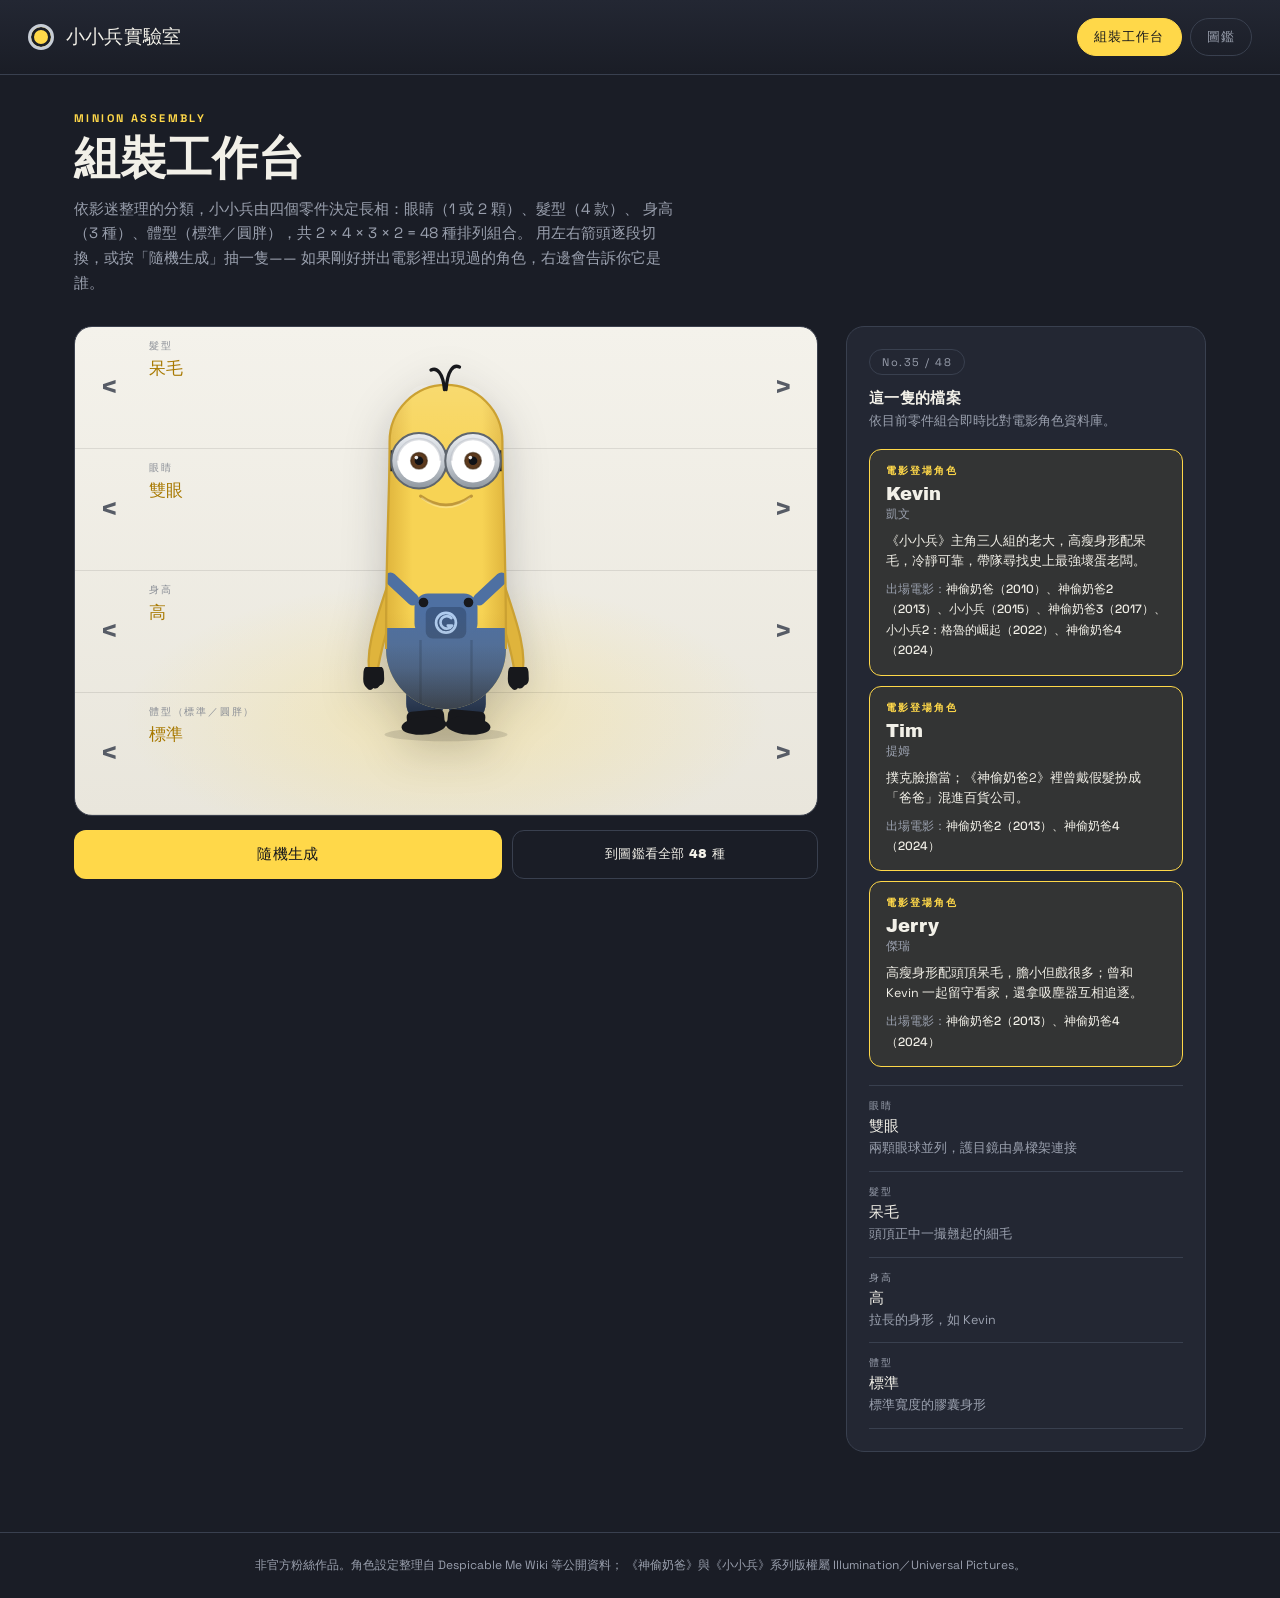
<file: index.html>
<!DOCTYPE html>
<html lang="zh-Hant">
<head>
  <meta charset="UTF-8">
  <meta name="viewport" content="width=device-width, initial-scale=1.0">
  <title>小小兵實驗室｜48 種組合產生器</title>
  <meta name="description" content="用髮型、眼睛、身高、體型四段零件即時組裝小小兵，拼出電影角色會顯示名字與出場作品。純前端 SVG 繪製，共 48 種排列組合。">
  <link rel="canonical" href="https://minions-guide-74f86.web.app/">

  <meta property="og:type" content="website">
  <meta property="og:site_name" content="小小兵實驗室">
  <meta property="og:locale" content="zh_TW">
  <meta property="og:url" content="https://minions-guide-74f86.web.app/">
  <meta property="og:title" content="小小兵實驗室｜48 種排列組合產生器">
  <meta property="og:description" content="用髮型、眼睛、身高、體型四段零件即時組裝小小兵，拼出電影角色會顯示名字與出場作品。純前端 SVG 繪製，共 48 種排列組合。">
  <meta property="og:image" content="https://minions-guide-74f86.web.app/og-image.png">
  <meta property="og:image:width" content="1200">
  <meta property="og:image:height" content="630">
  <meta property="og:image:alt" content="三隻小小兵站在淺色展示台上：高瘦雙眼、單眼中等身高、矮小異色瞳">

  <meta name="twitter:card" content="summary_large_image">
  <meta name="twitter:title" content="小小兵實驗室｜48 種排列組合產生器">
  <meta name="twitter:description" content="用髮型、眼睛、身高、體型四段零件即時組裝小小兵，拼出電影角色會顯示名字與出場作品。純前端 SVG 繪製，共 48 種排列組合。">
  <meta name="twitter:image" content="https://minions-guide-74f86.web.app/og-image.png">

  <link rel="icon" href="/favicon.svg" type="image/svg+xml">
  <link rel="apple-touch-icon" href="/apple-touch-icon.png">
  <!-- Google Analytics (GA4)：localhost / 區網 IP 不載入，避免自己測試污染數據 -->
  <script>
    window.GA_DISABLED = /^(localhost|127\.0\.0\.1|\[::1\]|.*\.local)$/.test(location.hostname)
      || /^(192\.168\.|10\.|172\.(1[6-9]|2\d|3[01])\.|169\.254\.)/.test(location.hostname)
      || location.protocol === 'file:'
      || (location.port !== '' && location.port !== '80' && location.port !== '443');
    window.dataLayer = window.dataLayer || [];
    function gtag(){dataLayer.push(arguments);}
    if (!window.GA_DISABLED) {
      var s = document.createElement('script');
      s.async = true;
      s.src = 'https://www.googletagmanager.com/gtag/js?id=G-FKX9XWTTRR';
      document.head.appendChild(s);
      gtag('js', new Date());
      gtag('config', 'G-FKX9XWTTRR');
    } else {
      console.info('[GA] disabled on', location.hostname || 'file://');
    }
  </script>
  <script type="application/ld+json">
{
  "@context": "https://schema.org",
  "@graph": [
    {
      "@type": "WebSite",
      "@id": "https://minions-guide-74f86.web.app/#website",
      "url": "https://minions-guide-74f86.web.app/",
      "name": "小小兵實驗室",
      "description": "小小兵圖鑑與排列組合產生器，純前端 SVG 繪製。",
      "inLanguage": "zh-Hant-TW"
    },
    {
      "@type": "WebApplication",
      "@id": "https://minions-guide-74f86.web.app/#app",
      "name": "小小兵組裝工作台",
      "url": "https://minions-guide-74f86.web.app/",
      "applicationCategory": "EntertainmentApplication",
      "operatingSystem": "Any",
      "browserRequirements": "需支援 SVG 的現代瀏覽器",
      "inLanguage": "zh-Hant-TW",
      "isPartOf": {
        "@id": "https://minions-guide-74f86.web.app/#website"
      },
      "description": "以髮型、眼睛、身高、體型四段零件即時組裝小小兵，共 48 種排列組合；拼出電影角色時顯示名字與出場作品。",
      "offers": {
        "@type": "Offer",
        "price": "0",
        "priceCurrency": "TWD"
      },
      "screenshot": "https://minions-guide-74f86.web.app/og-image.png"
    }
  ]
}
  </script>
  <link rel="stylesheet" href="css/style.css">
</head>
<body>
  <header class="topbar">
    <div class="brand"><span class="brand-dot"></span>小小兵實驗室</div>
    <nav class="nav">
      <a href="index.html" aria-current="page">組裝工作台</a>
      <a href="dex.html">圖鑑</a>
    </nav>
  </header>

  <main class="wrap">
    <p class="eyebrow">Minion Assembly</p>
    <h1>組裝工作台</h1>
    <p class="lede">
      依影迷整理的分類，小小兵由四個零件決定長相：眼睛（1 或 2 顆）、髮型（4 款）、
      身高（3 種）、體型（標準／圓胖），共 2 × 4 × 3 × 2 = 48 種排列組合。
      用左右箭頭逐段切換，或按「隨機生成」抽一隻——
      如果剛好拼出電影裡出現過的角色，右邊會告訴你它是誰。
    </p>

    <div class="builder">
      <div class="stage-col">
      <div class="stage" id="stage">
        <div class="slot">
          <button class="arrow" data-trait="hair" data-dir="-1" aria-label="上一種髮型">&lt;</button>
          <div>
            <span class="slot-label">髮型</span>
            <span class="slot-value" id="val-hair"></span>
          </div>
          <button class="arrow" data-trait="hair" data-dir="1" aria-label="下一種髮型">&gt;</button>
        </div>
        <div class="slot">
          <button class="arrow" data-trait="eyes" data-dir="-1" aria-label="上一種眼睛">&lt;</button>
          <div>
            <span class="slot-label">眼睛</span>
            <span class="slot-value" id="val-eyes"></span>
          </div>
          <button class="arrow" data-trait="eyes" data-dir="1" aria-label="下一種眼睛">&gt;</button>
        </div>
        <div class="slot">
          <button class="arrow" data-trait="height" data-dir="-1" aria-label="上一種身高">&lt;</button>
          <div>
            <span class="slot-label">身高</span>
            <span class="slot-value" id="val-height"></span>
          </div>
          <button class="arrow" data-trait="height" data-dir="1" aria-label="下一種身高">&gt;</button>
        </div>
        <div class="slot">
          <button class="arrow" data-trait="girth" data-dir="-1" aria-label="上一種體型">&lt;</button>
          <div>
            <span class="slot-label">體型（標準／圓胖）</span>
            <span class="slot-value" id="val-girth"></span>
          </div>
          <button class="arrow" data-trait="girth" data-dir="1" aria-label="下一種體型">&gt;</button>
        </div>
        <div class="minion-layer" id="minion-layer"></div>
      </div>
      <div class="stage-actions">
        <button class="btn" id="btn-random">隨機生成</button>
        <a class="btn btn-ghost" href="dex.html">到圖鑑看全部 48 種</a>
      </div>
      </div>

      <aside class="panel">
        <span class="idtag" id="combo-id"></span>
        <h2>這一隻的檔案</h2>
        <p class="sub">依目前零件組合即時比對電影角色資料庫。</p>
        <div id="match-area"></div>
        <div class="spec">
          <div class="spec-k">眼睛</div>
          <div class="spec-v" id="spec-eyes"></div>
          <div class="spec-d" id="spec-eyes-d"></div>
        </div>
        <div class="spec">
          <div class="spec-k">髮型</div>
          <div class="spec-v" id="spec-hair"></div>
          <div class="spec-d" id="spec-hair-d"></div>
        </div>
        <div class="spec">
          <div class="spec-k">身高</div>
          <div class="spec-v" id="spec-height"></div>
          <div class="spec-d" id="spec-height-d"></div>
        </div>
        <div class="spec">
          <div class="spec-k">體型</div>
          <div class="spec-v" id="spec-girth"></div>
          <div class="spec-d" id="spec-girth-d"></div>
        </div>
      </aside>
    </div>
  </main>

  <footer>
    非官方粉絲作品。角色設定整理自 Despicable Me Wiki 等公開資料；
    《神偷奶爸》與《小小兵》系列版權屬 Illumination／Universal Pictures。
  </footer>

  <script src="js/minion.js"></script>
  <script src="js/data.js"></script>
  <script src="js/analytics.js"></script>
  <script src="js/app.js"></script>
</body>
</html>
</file>
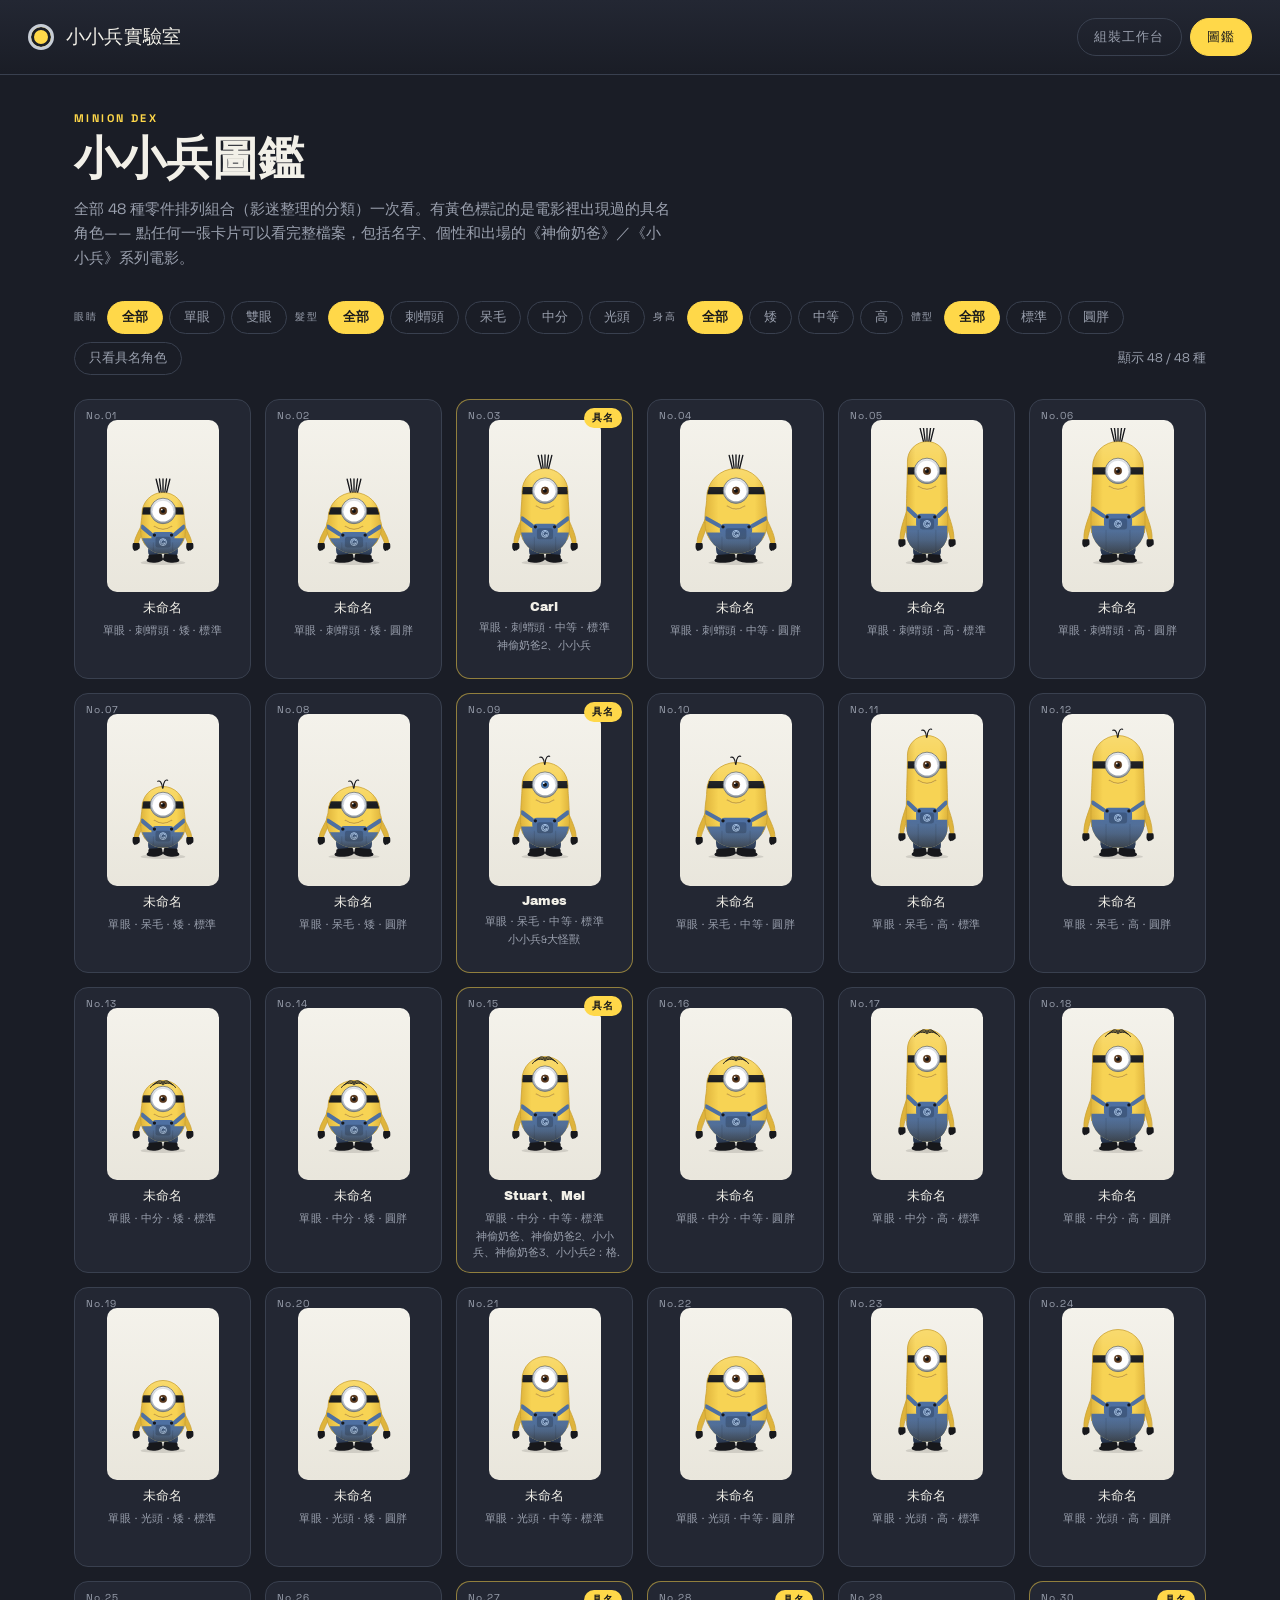
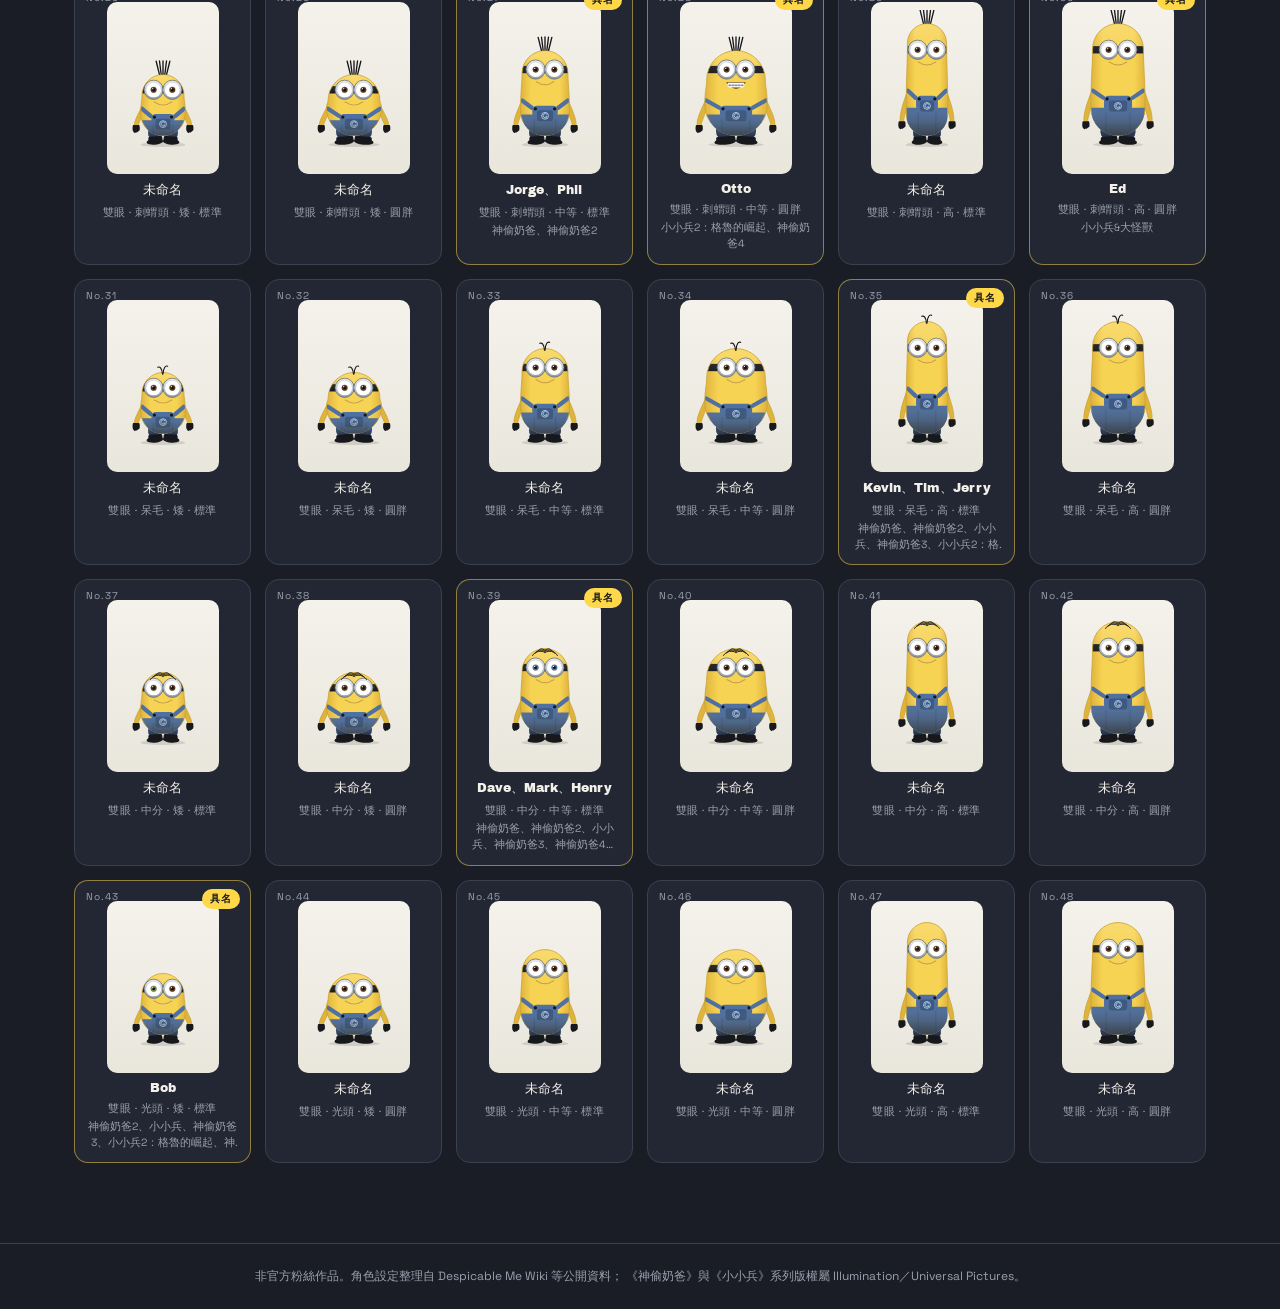
<file: dex.html>
<!DOCTYPE html>
<html lang="zh-Hant">
<head>
  <meta charset="UTF-8">
  <meta name="viewport" content="width=device-width, initial-scale=1.0">
  <title>小小兵圖鑑｜48 種組合與 15 位角色</title>
  <meta name="description" content="小小兵全 48 種零件排列組合一覽，可依髮型、眼睛、身高、體型篩選；收錄 Kevin、Stuart、Bob、Otto 等 15 位電影具名角色的檔案與出場作品。">
  <link rel="canonical" href="https://minions-guide-74f86.web.app/dex">

  <meta property="og:type" content="website">
  <meta property="og:site_name" content="小小兵實驗室">
  <meta property="og:locale" content="zh_TW">
  <meta property="og:url" content="https://minions-guide-74f86.web.app/dex">
  <meta property="og:title" content="小小兵圖鑑｜48 種組合與 15 位具名角色">
  <meta property="og:description" content="小小兵全 48 種零件排列組合一覽，可依髮型、眼睛、身高、體型篩選；收錄 Kevin、Stuart、Bob、Otto 等 15 位電影具名角色的檔案與出場作品。">
  <meta property="og:image" content="https://minions-guide-74f86.web.app/og-image.png">
  <meta property="og:image:width" content="1200">
  <meta property="og:image:height" content="630">
  <meta property="og:image:alt" content="三隻小小兵站在淺色展示台上：高瘦雙眼、單眼中等身高、矮小異色瞳">

  <meta name="twitter:card" content="summary_large_image">
  <meta name="twitter:title" content="小小兵圖鑑｜48 種組合與 15 位具名角色">
  <meta name="twitter:description" content="小小兵全 48 種零件排列組合一覽，可依髮型、眼睛、身高、體型篩選；收錄 Kevin、Stuart、Bob、Otto 等 15 位電影具名角色的檔案與出場作品。">
  <meta name="twitter:image" content="https://minions-guide-74f86.web.app/og-image.png">

  <link rel="icon" href="/favicon.svg" type="image/svg+xml">
  <link rel="apple-touch-icon" href="/apple-touch-icon.png">
  <!-- Google Analytics (GA4)：localhost / 區網 IP 不載入，避免自己測試污染數據 -->
  <script>
    window.GA_DISABLED = /^(localhost|127\.0\.0\.1|\[::1\]|.*\.local)$/.test(location.hostname)
      || /^(192\.168\.|10\.|172\.(1[6-9]|2\d|3[01])\.|169\.254\.)/.test(location.hostname)
      || location.protocol === 'file:'
      || (location.port !== '' && location.port !== '80' && location.port !== '443');
    window.dataLayer = window.dataLayer || [];
    function gtag(){dataLayer.push(arguments);}
    if (!window.GA_DISABLED) {
      var s = document.createElement('script');
      s.async = true;
      s.src = 'https://www.googletagmanager.com/gtag/js?id=G-FKX9XWTTRR';
      document.head.appendChild(s);
      gtag('js', new Date());
      gtag('config', 'G-FKX9XWTTRR');
    } else {
      console.info('[GA] disabled on', location.hostname || 'file://');
    }
  </script>
  <script type="application/ld+json">
{
  "@context": "https://schema.org",
  "@type": "CollectionPage",
  "@id": "https://minions-guide-74f86.web.app/dex#page",
  "url": "https://minions-guide-74f86.web.app/dex",
  "name": "小小兵圖鑑",
  "inLanguage": "zh-Hant-TW",
  "description": "小小兵全 48 種零件排列組合一覽，收錄 15 位電影具名角色。",
  "isPartOf": {
    "@id": "https://minions-guide-74f86.web.app/#website"
  },
  "mainEntity": {
    "@type": "ItemList",
    "name": "小小兵具名角色",
    "numberOfItems": 15,
    "itemListElement": [
      {
        "@type": "ListItem",
        "position": 1,
        "item": {
          "@type": "Person",
          "name": "Kevin",
          "alternateName": "凱文"
        }
      },
      {
        "@type": "ListItem",
        "position": 2,
        "item": {
          "@type": "Person",
          "name": "Tim",
          "alternateName": "提姆"
        }
      },
      {
        "@type": "ListItem",
        "position": 3,
        "item": {
          "@type": "Person",
          "name": "Stuart",
          "alternateName": "史都華"
        }
      },
      {
        "@type": "ListItem",
        "position": 4,
        "item": {
          "@type": "Person",
          "name": "Bob",
          "alternateName": "蘿蔔"
        }
      },
      {
        "@type": "ListItem",
        "position": 5,
        "item": {
          "@type": "Person",
          "name": "Otto",
          "alternateName": "奧圖"
        }
      },
      {
        "@type": "ListItem",
        "position": 6,
        "item": {
          "@type": "Person",
          "name": "Dave",
          "alternateName": "戴夫"
        }
      },
      {
        "@type": "ListItem",
        "position": 7,
        "item": {
          "@type": "Person",
          "name": "Mark",
          "alternateName": "馬克"
        }
      },
      {
        "@type": "ListItem",
        "position": 8,
        "item": {
          "@type": "Person",
          "name": "Jerry",
          "alternateName": "傑瑞"
        }
      },
      {
        "@type": "ListItem",
        "position": 9,
        "item": {
          "@type": "Person",
          "name": "Jorge",
          "alternateName": "荷黑"
        }
      },
      {
        "@type": "ListItem",
        "position": 10,
        "item": {
          "@type": "Person",
          "name": "Phil",
          "alternateName": "菲爾"
        }
      },
      {
        "@type": "ListItem",
        "position": 11,
        "item": {
          "@type": "Person",
          "name": "Carl",
          "alternateName": "卡爾"
        }
      },
      {
        "@type": "ListItem",
        "position": 12,
        "item": {
          "@type": "Person",
          "name": "Mel",
          "alternateName": "梅爾"
        }
      },
      {
        "@type": "ListItem",
        "position": 13,
        "item": {
          "@type": "Person",
          "name": "James",
          "alternateName": "詹姆士"
        }
      },
      {
        "@type": "ListItem",
        "position": 14,
        "item": {
          "@type": "Person",
          "name": "Henry",
          "alternateName": "亨利"
        }
      },
      {
        "@type": "ListItem",
        "position": 15,
        "item": {
          "@type": "Person",
          "name": "Ed",
          "alternateName": "艾德"
        }
      }
    ]
  }
}
  </script>
  <link rel="stylesheet" href="css/style.css">
</head>
<body>
  <header class="topbar">
    <div class="brand"><span class="brand-dot"></span>小小兵實驗室</div>
    <nav class="nav">
      <a href="index.html">組裝工作台</a>
      <a href="dex.html" aria-current="page">圖鑑</a>
    </nav>
  </header>

  <main class="wrap">
    <p class="eyebrow">Minion Dex</p>
    <h1>小小兵圖鑑</h1>
    <p class="lede">
      全部 48 種零件排列組合（影迷整理的分類）一次看。有黃色標記的是電影裡出現過的具名角色——
      點任何一張卡片可以看完整檔案，包括名字、個性和出場的《神偷奶爸》／《小小兵》系列電影。
    </p>

    <div class="filters" id="filters">
      <div class="fgroup" data-group="eyes">
        <span class="flabel">眼睛</span>
        <button class="chip" data-v="all" aria-pressed="true">全部</button>
        <button class="chip" data-v="one" aria-pressed="false">單眼</button>
        <button class="chip" data-v="two" aria-pressed="false">雙眼</button>
      </div>
      <div class="fgroup" data-group="hair">
        <span class="flabel">髮型</span>
        <button class="chip" data-v="all" aria-pressed="true">全部</button>
        <button class="chip" data-v="spiky" aria-pressed="false">刺蝟頭</button>
        <button class="chip" data-v="sprout" aria-pressed="false">呆毛</button>
        <button class="chip" data-v="combed" aria-pressed="false">中分</button>
        <button class="chip" data-v="bald" aria-pressed="false">光頭</button>
      </div>
      <div class="fgroup" data-group="height">
        <span class="flabel">身高</span>
        <button class="chip" data-v="all" aria-pressed="true">全部</button>
        <button class="chip" data-v="short" aria-pressed="false">矮</button>
        <button class="chip" data-v="medium" aria-pressed="false">中等</button>
        <button class="chip" data-v="tall" aria-pressed="false">高</button>
      </div>
      <div class="fgroup" data-group="girth">
        <span class="flabel">體型</span>
        <button class="chip" data-v="all" aria-pressed="true">全部</button>
        <button class="chip" data-v="average" aria-pressed="false">標準</button>
        <button class="chip" data-v="plump" aria-pressed="false">圓胖</button>
      </div>
      <div class="fgroup" data-group="named">
        <button class="chip" data-v="named" aria-pressed="false">只看具名角色</button>
      </div>
      <span class="count" id="count"></span>
    </div>

    <div class="grid" id="grid"></div>
  </main>

  <div class="modal" id="modal" hidden>
    <div class="modal-box" role="dialog" aria-modal="true" aria-labelledby="modal-title">
      <button class="modal-close" id="modal-close" aria-label="關閉">×</button>
      <div id="modal-figure"></div>
      <div id="modal-info"></div>
    </div>
  </div>

  <footer>
    非官方粉絲作品。角色設定整理自 Despicable Me Wiki 等公開資料；
    《神偷奶爸》與《小小兵》系列版權屬 Illumination／Universal Pictures。
  </footer>

  <script src="js/minion.js"></script>
  <script src="js/data.js"></script>
  <script src="js/analytics.js"></script>
  <script src="js/app.js"></script>
</body>
</html>
</file>
<file: css/style.css>
@import url('https://fonts.googleapis.com/css2?family=Archivo+Black&family=Space+Grotesk:wght@400;500;700&display=swap');

:root {
  --skin: #FFD849;
  --skin-dim: #E8B92E;
  --denim: #2764CC;
  --denim-lt: #9FC4FF;
  --steel: #C7CDD6;
  --panel: #1A1D26;
  --panel-2: #232733;
  --panel-3: #2E3341;
  --ink: #F2F0E8;
  --ink-dim: #9AA0AE;
  --line: #39404F;
  --display: 'Archivo Black', system-ui, sans-serif;
  --body: 'Space Grotesk', system-ui, sans-serif;
}

* { box-sizing: border-box; }

body {
  margin: 0;
  background: var(--panel);
  color: var(--ink);
  font-family: var(--body);
  -webkit-font-smoothing: antialiased;
}

/* 頂部導覽 */
.topbar {
  display: flex;
  align-items: center;
  justify-content: space-between;
  gap: 16px;
  padding: 18px 28px;
  border-bottom: 1px solid var(--line);
  background: linear-gradient(180deg, var(--panel-2), var(--panel));
  position: sticky;
  top: 0;
  z-index: 20;
  flex-wrap: wrap;
}

.brand {
  display: flex;
  align-items: center;
  gap: 12px;
  font-family: var(--display);
  font-size: 19px;
  letter-spacing: .01em;
}

.brand-dot {
  width: 26px; height: 26px; border-radius: 50%;
  background: var(--skin);
  border: 3px solid var(--steel);
  box-shadow: inset 0 0 0 3px var(--panel);
  flex: none;
}

.nav { display: flex; gap: 8px; }

.nav a {
  color: var(--ink-dim);
  text-decoration: none;
  font-size: 13px;
  font-weight: 500;
  letter-spacing: .09em;
  text-transform: uppercase;
  padding: 9px 16px;
  border: 1px solid var(--line);
  border-radius: 999px;
  transition: .18s;
}

.nav a:hover { color: var(--ink); border-color: var(--steel); }
.nav a[aria-current="page"] { background: var(--skin); border-color: var(--skin); color: #17181C; }

.wrap { max-width: 1180px; margin: 0 auto; padding: 36px 24px 80px; }

.eyebrow {
  font-size: 11px; letter-spacing: .22em; text-transform: uppercase;
  color: var(--skin); font-weight: 700; margin: 0 0 10px;
}

h1 { font-family: var(--display); font-size: clamp(28px, 4.6vw, 46px); margin: 0 0 12px; line-height: 1.08; }
.lede { color: var(--ink-dim); max-width: 60ch; margin: 0 0 30px; line-height: 1.65; font-size: 15px; }

/* ===== 建構器 ===== */
.builder {
  display: grid;
  grid-template-columns: 1fr minmax(280px, 360px);
  gap: 28px;
  align-items: start;
}

.stage {
  position: relative;
  background:
    radial-gradient(ellipse 60% 42% at 50% 78%, rgba(255,216,73,.14), transparent 70%),
    var(--panel-2);
  border: 1px solid var(--line);
  border-radius: 18px;
  overflow: hidden;
}

/* 三段式切換列 */
.slot {
  display: grid;
  grid-template-columns: 68px 1fr 68px;
  align-items: center;
  min-height: 122px;
  border-bottom: 1px solid var(--line);
  position: relative;
}
.slot:last-child { border-bottom: 0; }

.arrow {
  appearance: none;
  background: transparent;
  border: 0;
  color: var(--ink);
  font-size: 30px;
  line-height: 1;
  cursor: pointer;
  height: 100%;
  transition: .15s;
  font-family: var(--body);
  font-weight: 700;
  z-index: 3;
}
.arrow:hover { background: rgba(255,216,73,.12); color: var(--skin); }
.arrow:focus-visible { outline: 2px solid var(--skin); outline-offset: -3px; }

.slot-label {
  position: absolute;
  left: 74px;
  top: 12px;
  font-size: 10px;
  letter-spacing: .18em;
  text-transform: uppercase;
  color: var(--ink-dim);
  z-index: 3;
  pointer-events: none;
}

.slot-value {
  position: absolute;
  left: 74px;
  top: 30px;
  font-family: var(--display);
  font-size: 17px;
  color: var(--skin);
  z-index: 3;
  pointer-events: none;
}

/* 小小兵疊在三段列上方 */
.minion-layer {
  position: absolute;
  inset: 0;
  display: grid;
  place-items: center;
  pointer-events: none;
  z-index: 2;
}

.minion-svg { width: min(300px, 62%); height: auto; display: block; }
.minion-layer .minion-svg { filter: drop-shadow(0 18px 30px rgba(0,0,0,.42)); transition: opacity .16s; }

/* 控制面板 */
.panel {
  background: var(--panel-2);
  border: 1px solid var(--line);
  border-radius: 18px;
  padding: 22px;
}

.panel h2 {
  font-family: var(--display);
  font-size: 15px;
  margin: 0 0 4px;
  letter-spacing: .02em;
}

.panel .sub { color: var(--ink-dim); font-size: 12.5px; margin: 0 0 18px; line-height: 1.55; }

.spec { border-top: 1px solid var(--line); padding: 13px 0; }
.spec:last-of-type { border-bottom: 1px solid var(--line); margin-bottom: 18px; }
.spec-k { font-size: 10px; letter-spacing: .17em; text-transform: uppercase; color: var(--ink-dim); }
.spec-v { font-family: var(--display); font-size: 15px; margin-top: 4px; }
.spec-d { font-size: 12.5px; color: var(--ink-dim); margin-top: 3px; line-height: 1.5; }

.btn {
  width: 100%;
  appearance: none;
  border: 0;
  border-radius: 12px;
  padding: 15px 18px;
  font-family: var(--display);
  font-size: 15px;
  cursor: pointer;
  background: var(--skin);
  color: #17181C;
  transition: .16s;
  letter-spacing: .02em;
}
.btn:hover { background: #FFE47A; transform: translateY(-1px); }
.btn:active { transform: translateY(0); }
.btn:focus-visible { outline: 3px solid var(--denim-lt); outline-offset: 2px; }

.btn-ghost {
  background: transparent;
  color: var(--ink);
  border: 1px solid var(--line);
  margin-top: 10px;
  font-size: 13px;
  padding: 12px;
}
.btn-ghost:hover { border-color: var(--steel); background: rgba(255,255,255,.04); transform: none; }

.idtag {
  display: inline-block;
  font-size: 11px;
  letter-spacing: .14em;
  color: var(--ink-dim);
  border: 1px solid var(--line);
  border-radius: 999px;
  padding: 5px 12px;
  margin-bottom: 14px;
}

/* 隨機時的抖動 */
@keyframes shuffle {
  0%, 100% { transform: translateY(0) rotate(0); }
  25% { transform: translateY(-9px) rotate(-3deg); }
  50% { transform: translateY(3px) rotate(2deg); }
  75% { transform: translateY(-5px) rotate(-1.5deg); }
}
.shuffling .minion-svg { animation: shuffle .42s ease-in-out; }

/* ===== 圖鑑 ===== */
.filters {
  display: flex;
  flex-wrap: wrap;
  gap: 8px;
  margin-bottom: 24px;
  align-items: center;
}

.filters .fgroup { display: flex; gap: 6px; align-items: center; }

.flabel {
  font-size: 10px; letter-spacing: .16em; text-transform: uppercase;
  color: var(--ink-dim); margin-right: 4px;
}

.chip {
  appearance: none;
  background: transparent;
  border: 1px solid var(--line);
  color: var(--ink-dim);
  border-radius: 999px;
  padding: 7px 14px;
  font-size: 12.5px;
  font-family: var(--body);
  cursor: pointer;
  transition: .15s;
}
.chip:hover { border-color: var(--steel); color: var(--ink); }
.chip[aria-pressed="true"] { background: var(--skin); border-color: var(--skin); color: #17181C; font-weight: 700; }
.chip:focus-visible { outline: 2px solid var(--denim-lt); outline-offset: 2px; }

.count { margin-left: auto; font-size: 12.5px; color: var(--ink-dim); }

.grid {
  display: grid;
  grid-template-columns: repeat(auto-fill, minmax(168px, 1fr));
  gap: 14px;
}

.card {
  background: var(--panel-2);
  border: 1px solid var(--line);
  border-radius: 14px;
  padding: 14px 12px 12px;
  text-align: center;
  cursor: pointer;
  transition: .18s;
  position: relative;
  font-family: var(--body);
  color: inherit;
  appearance: none;
  display: block;
  width: 100%;
}
.card:hover { border-color: var(--skin); transform: translateY(-3px); background: var(--panel-3); }
.card:focus-visible { outline: 2px solid var(--skin); outline-offset: 2px; }

.card .no {
  position: absolute; top: 9px; left: 11px;
  font-size: 10px; letter-spacing: .1em; color: var(--ink-dim);
}
.card .minion-svg { width: 100%; max-width: 118px; margin: 6px auto 8px; }
.card .cname { font-family: var(--display); font-size: 12.5px; margin-bottom: 3px; }
.card .cmeta { font-size: 11px; color: var(--ink-dim); letter-spacing: .04em; }

/* 詳情彈窗 */
.modal {
  position: fixed; inset: 0; z-index: 60;
  background: rgba(10,11,15,.78);
  display: grid; place-items: center;
  padding: 22px;
}
.modal[hidden] { display: none; }

.modal-box {
  background: var(--panel-2);
  border: 1px solid var(--line);
  border-radius: 20px;
  max-width: 560px;
  width: 100%;
  padding: 26px;
  display: grid;
  grid-template-columns: 190px 1fr;
  gap: 24px;
  align-items: center;
  position: relative;
}

.modal-close {
  position: absolute; top: 12px; right: 14px;
  background: transparent; border: 0; color: var(--ink-dim);
  font-size: 24px; cursor: pointer; line-height: 1; padding: 4px 8px;
}
.modal-close:hover { color: var(--ink); }

.modal-box .minion-svg { width: 100%; }
.modal h3 { font-family: var(--display); font-size: 22px; margin: 0 0 6px; }

.stat { display: flex; justify-content: space-between; gap: 12px; padding: 9px 0; border-bottom: 1px solid var(--line); font-size: 13px; }
.stat:last-child { border-bottom: 0; }
.stat span:first-child { color: var(--ink-dim); }
.stat span:last-child { font-weight: 700; }

footer {
  border-top: 1px solid var(--line);
  padding: 22px 28px;
  color: var(--ink-dim);
  font-size: 12px;
  text-align: center;
  line-height: 1.7;
}
footer a { color: var(--ink-dim); }

@media (max-width: 860px) {
  .builder { grid-template-columns: 1fr; }
  .minion-svg { width: min(230px, 54%); }
  .modal-box { grid-template-columns: 1fr; text-align: center; }
  .modal-box .minion-svg { max-width: 160px; margin: 0 auto; }
}

@media (prefers-reduced-motion: reduce) {
  * { animation: none !important; transition: none !important; }
  .card:hover, .btn:hover { transform: none; }
}

/* ===== 具名角色強調 ===== */
.match {
  border: 1px solid var(--skin);
  background: rgba(255,216,73,.07);
  border-radius: 12px;
  padding: 14px 16px;
  margin-bottom: 18px;
}
.match .mtag {
  font-size: 10px; letter-spacing: .2em; text-transform: uppercase;
  color: var(--skin); font-weight: 700; margin-bottom: 6px;
}
.match .mname { font-family: var(--display); font-size: 18px; margin-bottom: 2px; }
.match .mzh { font-size: 12px; color: var(--ink-dim); margin-bottom: 8px; }
.match .mnote { font-size: 12.5px; line-height: 1.6; margin-bottom: 8px; }
.match .mfilms { font-size: 12px; color: var(--ink-dim); line-height: 1.7; }
.match .mfilms b { color: var(--ink); font-weight: 500; }
.match + .match { margin-top: -8px; }

.match-none {
  border: 1px dashed var(--line);
  border-radius: 12px;
  padding: 14px 16px;
  margin-bottom: 18px;
  font-size: 12.5px;
  color: var(--ink-dim);
  line-height: 1.6;
}

.card.named { border-color: rgba(255,216,73,.5); }
.card.named:hover { border-color: var(--skin); }
.card .badge {
  position: absolute; top: 8px; right: 10px;
  font-size: 10px; letter-spacing: .08em;
  color: #17181C; background: var(--skin);
  border-radius: 999px; padding: 3px 8px; font-weight: 700;
}
.card .cfilm { font-size: 10.5px; color: var(--ink-dim); margin-top: 3px; line-height: 1.5; }

/* ===== 淺色展示區（標本櫃）：讓黑色頭髮、手套、靴子讀得出來 ===== */
.stage {
  background:
    radial-gradient(ellipse 62% 40% at 50% 80%, rgba(255,216,73,.28), transparent 70%),
    linear-gradient(180deg, #F4F2EB, #E9E6DC);
  border-color: #3A3F4C;
}
.slot { border-bottom: 1px solid rgba(23,24,28,.10); }
.arrow { color: #575C66; }
.arrow:hover { background: rgba(255,216,73,.45); color: #17181C; }
.arrow:focus-visible { outline-color: #A87900; }
.slot-label { color: #8A8E96; }
.slot-value { color: #A87900; }
.minion-layer .minion-svg { filter: drop-shadow(0 14px 22px rgba(23,24,28,.22)); }

.card .minion-svg {
  background: linear-gradient(180deg, #F4F2EB, #E9E6DC);
  border-radius: 10px;
  padding: 8px 4px;
}
#modal-figure .minion-svg {
  background: linear-gradient(180deg, #F4F2EB, #E9E6DC);
  border-radius: 14px;
  padding: 12px 6px;
}


/* ===== 舞台下方固定按鈕列 ===== */
.stage-actions { display: flex; gap: 10px; margin-top: 14px; }
.stage-actions .btn { flex: 1.4; width: auto; }
.stage-actions .btn-ghost {
  flex: 1;
  margin-top: 0;
  display: flex;
  align-items: center;
  justify-content: center;
  text-decoration: none;
  text-align: center;
}
.spec:last-of-type { margin-bottom: 0; }


/* ===== 圖鑑卡片等高對齊 ===== */
.card { display: flex; flex-direction: column; align-items: center; }
.card .minion-svg {
  width: auto;
  height: 172px;
  max-width: none;
  flex: none;
  margin: 6px auto 8px;
}
.card .cinfo {
  min-height: 66px;
  display: flex;
  flex-direction: column;
  gap: 3px;
  align-items: center;
}
.card .cfilm {
  margin-top: 0;
  display: -webkit-box;
  -webkit-line-clamp: 2;
  -webkit-box-orient: vertical;
  overflow: hidden;
}
</file>
